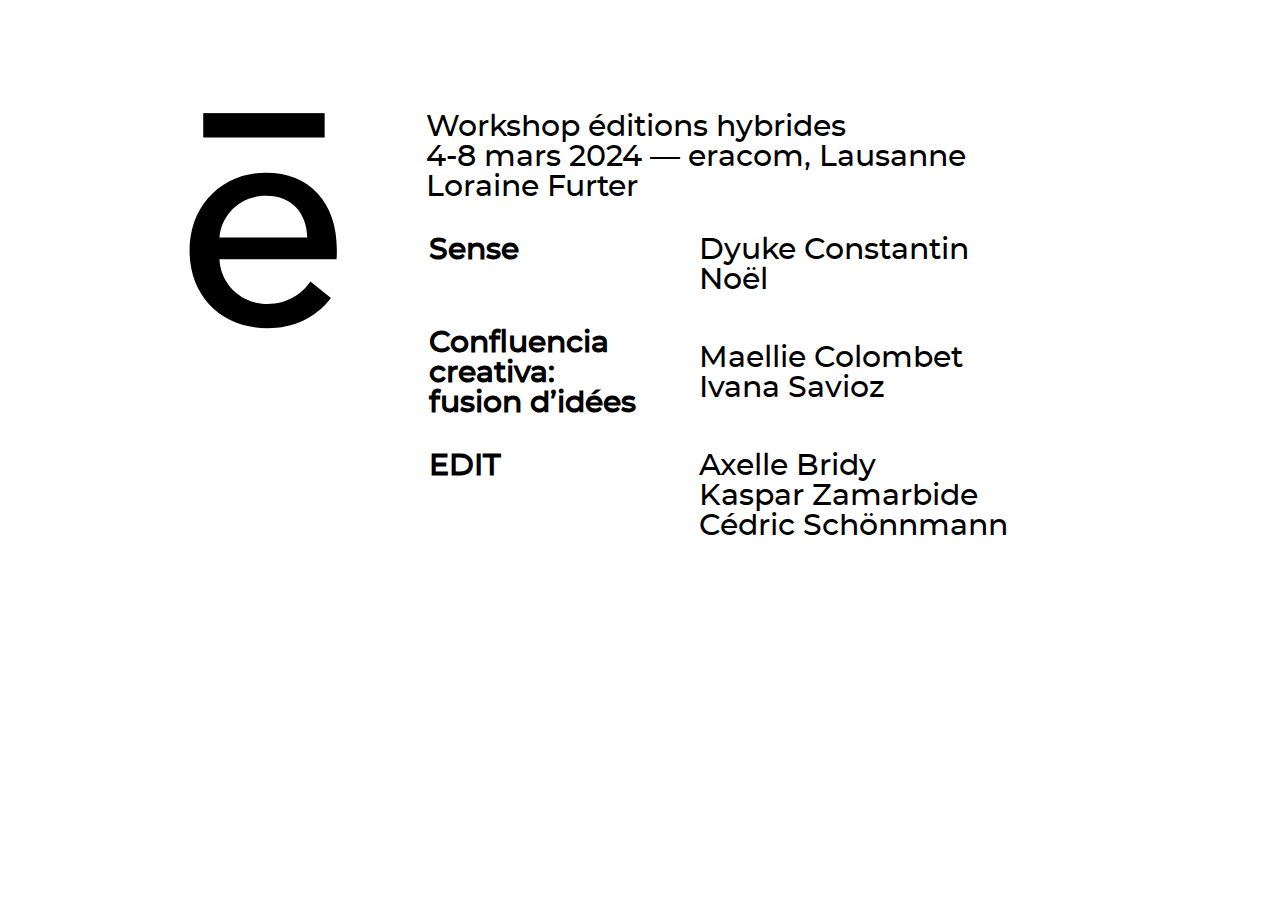
<file: index.html>
<!DOCTYPE html>
<html dir="ltr" class="sid-plesk" lang="en" data-lt-installed="true" style="--pulse-color: #fffc0230;"><head>
    <meta http-equiv="content-type" content="text/html; charset=UTF-8">
    <title>ÉDITIONS HYBRIDES</title>
    <meta charset="utf-8">
    <meta name="viewport" content="width=device-width, initial-scale=1">
    <link rel="shortcut icon" href="">
    <link rel="stylesheet" href="style.css">
    <script src="jquery-1.js"></script>
    <script src="jquery-ui-1.js"></script>
</head>
<body>
    <div class="content">
       <div class="logo"><img src="logo_eracom.svg"></div>
       <div class="text">
           <p>Workshop <span class="hybrides">éditions hybrides</span></p>
           <p>4-8 mars 2024 — eracom, Lausanne<br>Loraine Furter</p>
           <table class="table">

                   <tbody>
                  <tr class="black-cursor">
                   <th><a href="sense/index.html" class="groupe1">Sense</a></th>
                   <td>Dyuke Constantin<br>
                   Noël</td>
                   </tr>

                   <tr>
                   <th><a href="confluencia-fusion/index.html" class="groupe2">Confluencia<br>creativa:<br>fusion d’idées</a></th>
                   <td>Maellie Colombet<br>
                   Ivana Savioz</td>
                   </tr>

                   <tr>
                   <th class="survol-cadre groupe3"><a href="edit/index.html">EDIT</a></th>
                   <td>Axelle Bridy<br>
                   Kaspar Zamarbide<br>
                   Cédric Schönnmann</td>
                   </tr>

               </tbody></table>

           </div>
       </div>

<!-- DANS SCRIPTS METTEZ VOS SCRIPTS :)-->
    <script>
      $(".groupe1").hover(function () { 
          $("body").toggleClass("black"); 
      });
      $(".groupe2").hover(function () { 
          $("body").toggleClass("pink"); 
      });
      $(".groupe3").hover(function () { 
          $("body").toggleClass("edit"); 
      });
    </script>



</body>
</html>
</file>
<file: style.css>
/* DEGHEEST */
@font-face {
    font-family: 'Abordage';
    src: url('fonts/Abordage-Regular.woff2') format('woff2'),
        url('fonts/Abordage-Regular.woff') format('woff');
    font-weight: normal;
    font-style: normal;
}
.degheest-abordage {
    font-family: "Abordage";
}
@font-face {
    font-family: 'Director';
    src: url('fonts/Director-Regular.woff2') format('woff2'),
        url('fonts/Director-Regular.woff') format('woff');
    font-weight: normal;
    font-style: normal;
}
.degheest-director {
    font-family: "Director";
}
@font-face {
    font-family: 'Equateur';
    src: url('fonts/Equateur-Regular.woff2') format('woff2'),
        url('fonts/Equateur-Regular.woff') format('woff');
    font-weight: normal;
    font-style: normal;
}
.degheest-equateur {
    font-family: "Equateur";
}
@font-face {
    font-family: 'Latitude';
    src: url('fonts/Latitude-Regular.woff2') format('woff2'),
        url('fonts/Latitude-Regular.woff') format('woff');
    font-weight: normal;
    font-style: normal;
}
.degheest-latitude {
    font-family: "Latitude";
}
@font-face {
    font-family: 'Louise';
    src: url('fonts/Louise-Regular.woff2') format('woff2'),
        url('fonts/Louise-Regular.woff') format('woff');
    font-weight: normal;
    font-style: normal;
}
.degheest-louise {
    font-family: "Louise";
}
@font-face {
    font-family: 'FT88Gothique';
    src: url('fonts/FT88-Gothique.woff2') format('woff2'),
        url('fonts/FT88-Gothique.woff') format('woff');
    font-weight: normal;
    font-style: normal;
}
.degheest-FT88Gothique {
    font-family: "FT88Gothique";
}
@font-face {
    font-family: 'FT88Italic';
    src: url('fonts/FT88-Italic.woff2') format('woff2'),
        url('fonts/FT88-Italic.woff') format('woff');
    font-weight: normal;
    font-style: normal;
}
.degheest-FT88Italic {
    font-family: "FT88Italic";
}
@font-face {
    font-family: 'FT88School';
    src: url('fonts/FT88-School.woff2') format('woff2'),
        url('fonts/FT88-School.woff') format('woff');
    font-weight: normal;
    font-style: normal;
}
.degheest-FT88School {
    font-family: "FT88School";
}
@font-face {
    font-family: 'FT88-Regular';
    src: url('fonts/FT88-Regular.woff2') format('woff2'),
        url('fonts/FT88-Regular.woff') format('woff');
    font-weight: normal;
    font-style: normal;
}
.degheest-FT88-Regular {
    font-family: "FT88-Regular";
}
@font-face {
    font-family: 'FT88-Serif';
    src: url('fonts/FT88-Serif.woff2') format('woff2'),
        url('fonts/FT88-Serif.woff') format('woff');
    font-weight: normal;
    font-style: normal;
}
.degheest-FT88-Serif {
    font-family: "FT88-Serif";
}
@font-face {
    font-family: 'Basalte-Fond';
    src: url('fonts/Basalte-Fond.woff2') format('woff2'),
        url('fonts/Basalte-Fond.woff') format('woff');
    font-weight: normal;
    font-style: normal;
}
.degheest-Basalte-Fond {
    font-family: "Basalte-Fond";
}
@font-face {
    font-family: 'Montserrat';
    src: url('fonts/montserrat-medium-webfont.woff') format('woff');
    font-weight: normal;
    font-style: normal;
}


body {
    font-family: "Montserrat";
    text-align: left;
    width: 100%;
    font-size: 30px;
}
.black {
    background-color: black;
}
.pink {
    background-color: #f82c8d;
}
.hybrides {
    animation-name: change-font;
    animation-duration: 10s;
    animation-iteration-count: infinite;
}
@keyframes change-font {
    0%   {font-family: "Abordage";}
    25%  {font-family: "Director";}
    50%  {font-family: "Latitude";}
    100% {font-family: "FT88-Regular";}
  }
  
.content {
    width: 1000px;
    margin: auto;
    padding-top: 5%;
}
img {
    width: 150px;
}
p {
    margin: 0px;
}
.logo, .text {
    display: inline-block;
    padding: 40px;
}
.text {
    vertical-align: top;
}
tr {
    padding: 10px;
}
td {
    padding-left: 60px;
    padding-bottom: 30px;
}
th {
    vertical-align: top;
    padding-bottom: 30px;
}
.table a {
    display: block;
    text-decoration: none;
    color: black;
}
a:hover {
    color: black;
}
.table {
    padding-top: 30px;
}
.black-cursor {
    cursor: url("black.svg"), auto;
}
.black-cursor a {
    cursor: url("blackblack.svg"), auto;
}
.groupe2 {
    cursor: url("fleur4.png"), auto;
}
.groupe3, .groupe3 a {
    cursor: url("edit.png"), auto;
}
.edit {
    background-image: url("panneau.svg");
}
.edit .survol-cadre {
    background-color: white;
    border: 2px solid black;
    padding: 20px;
}
</file>
